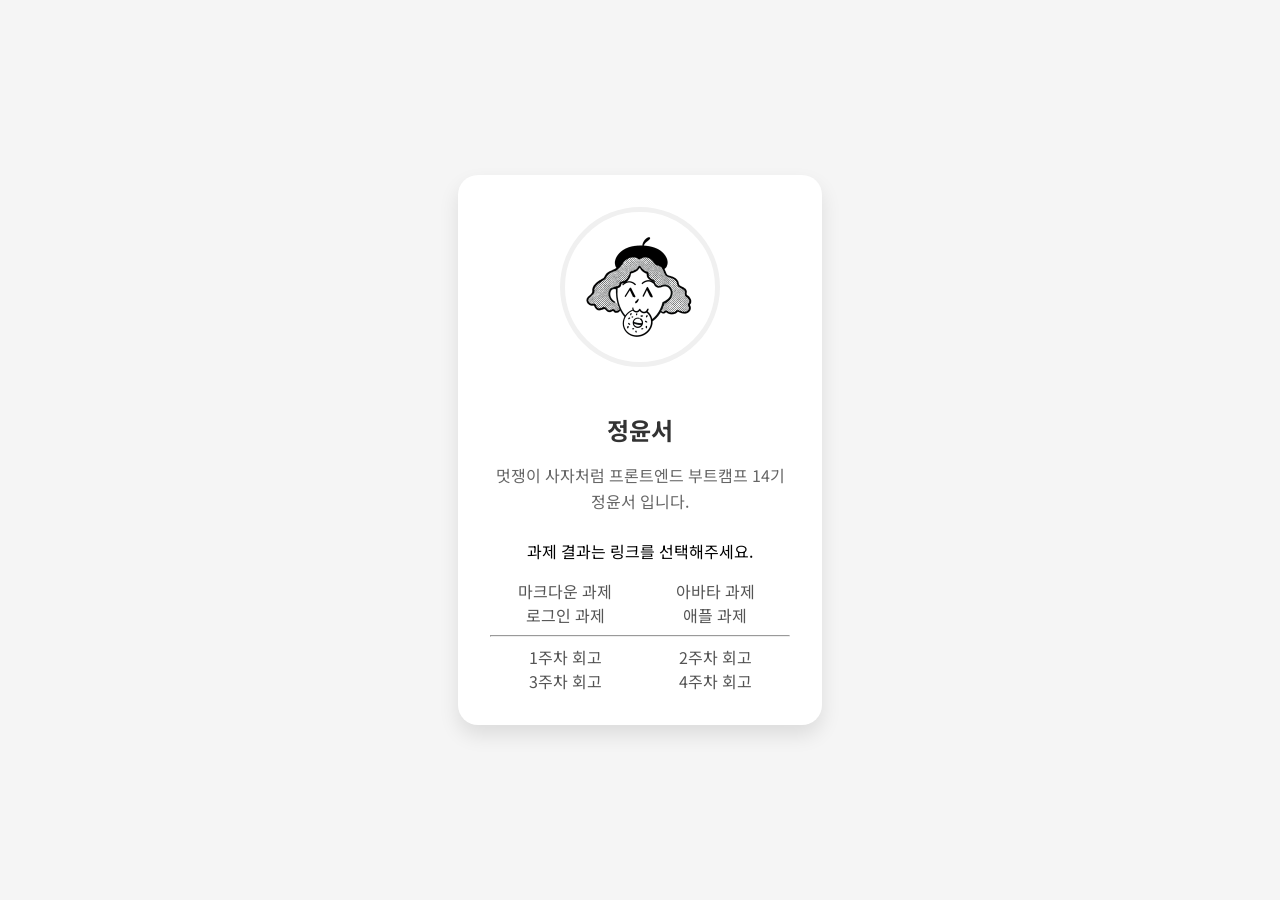
<file: index.html>
<!doctype html>
<html lang="ko">
  <head>
    <meta charset="UTF-8" />
    <meta name="viewport" content="width=device-width, initial-scale=1.0" />
    <title>HTML/CSS 과제</title>
    <style>
      body {
        margin: 0;
        padding: 0;
        font-family: 'Noto Sans KR', sans-serif;
        background-color: #f5f5f5;
        display: flex;
        justify-content: center;
        align-items: center;
        min-height: 100vh;
      }

      .profile-card {
        background: white;
        border-radius: 20px;
        box-shadow: 0 10px 20px rgba(0, 0, 0, 0.1);
        padding: 2rem;
        width: 300px;
        text-align: center;
      }

      .profile-image {
        width: 150px;
        height: 150px;
        border-radius: 50%;
        margin-bottom: 1.5rem;
        object-fit: cover;
        border: 5px solid #f0f0f0;
      }

      .name {
        font-size: 1.5rem;
        font-weight: bold;
        color: #333;
        margin-bottom: 0.5rem;
      }

      .bio {
        color: #666;
        line-height: 1.6;
        margin-bottom: 1.5rem;
      }

      .homework-links {
        display: flex;
        justify-content: center;
        flex-wrap: wrap;
        margin: 0;
        padding: 0;
        list-style: none;
      }

      .homework-links li {
        width: 50%;
      }

      .homework-links a {
        display: block;
        text-align: center;
        color: #555;
        text-decoration: none;
        transition: color 0.3s ease;
      }

      .homework-links a:hover {
        color: #007bff;
      }
    </style>
    <link href="https://fonts.googleapis.com/css2?family=Noto+Sans+KR:wght@400;700&display=swap" rel="stylesheet" />
    <link rel="stylesheet" href="https://cdnjs.cloudflare.com/ajax/libs/font-awesome/5.15.4/css/all.min.css" />
  </head>
  <body>
    <div class="profile-card">
      <!-- 절대 경로로 이미지 삽입하기-->
      <!-- Github에서 절대 경로는 권장되지 않습니다. -->
      <!-- 이유 1 : 저장소의 이름을 homework에서 다른 이름으로 변경할 경우 모든 절대 경로를 수정해야 합니다. -->
      <!-- Github 배포를 위해 절대 경로를 사용할 경우 로컬에서 확인이 불가합니다. (https://localhost:8090으로 접속했을 때 homework을 찾지 못함) -->
      <!-- 이러한 이유로 과제를 작성할 경우 반드시 경로는 상대 경로를 사용해 주세요 -->
      <!-- <img src="/homework/src/assets/ssam.jpg" alt="정윤서 프로필" class="profile-image" /> -->
      <!-- 상대 경로로 이미지 삽입하기 -->
      <img src="./src/assets/yoonseo.png" alt="정윤서 프로필" class="profile-image" />
      <h1 class="name">정윤서</h1>
      <p class="bio">멋쟁이 사자처럼 프론트엔드 부트캠프 14기 정윤서 입니다.</p>
      <p>과제 결과는 링크를 선택해주세요.</p>
      <ul class="homework-links">
        <li><a href="./src/md/markdown.md">마크다운 과제</a></li>
        <li><a href="./src/avatars/avatars.html">아바타 과제</a></li>
        <li><a href="./src/login/login.html">로그인 과제</a></li>
        <li><a href="./src/apple/apple.html">애플 과제</a></li>
      </ul>
      <hr />
      <ul class=" homework-links retrospect">
        <li><a href="/src/md/week1-retrospect.md">1주차 회고</a></li>
        <li><a href="/src/md/week2-retrospect.md">2주차 회고</a></li>
        <li><a href="/src/md/week3-retrospect.md">3주차 회고</a></li>
        <li><a href="/src/md/week4-retrospect.md">4주차 회고</a></li>
      </ul>
    </div>
  </body>
</html>
</file>
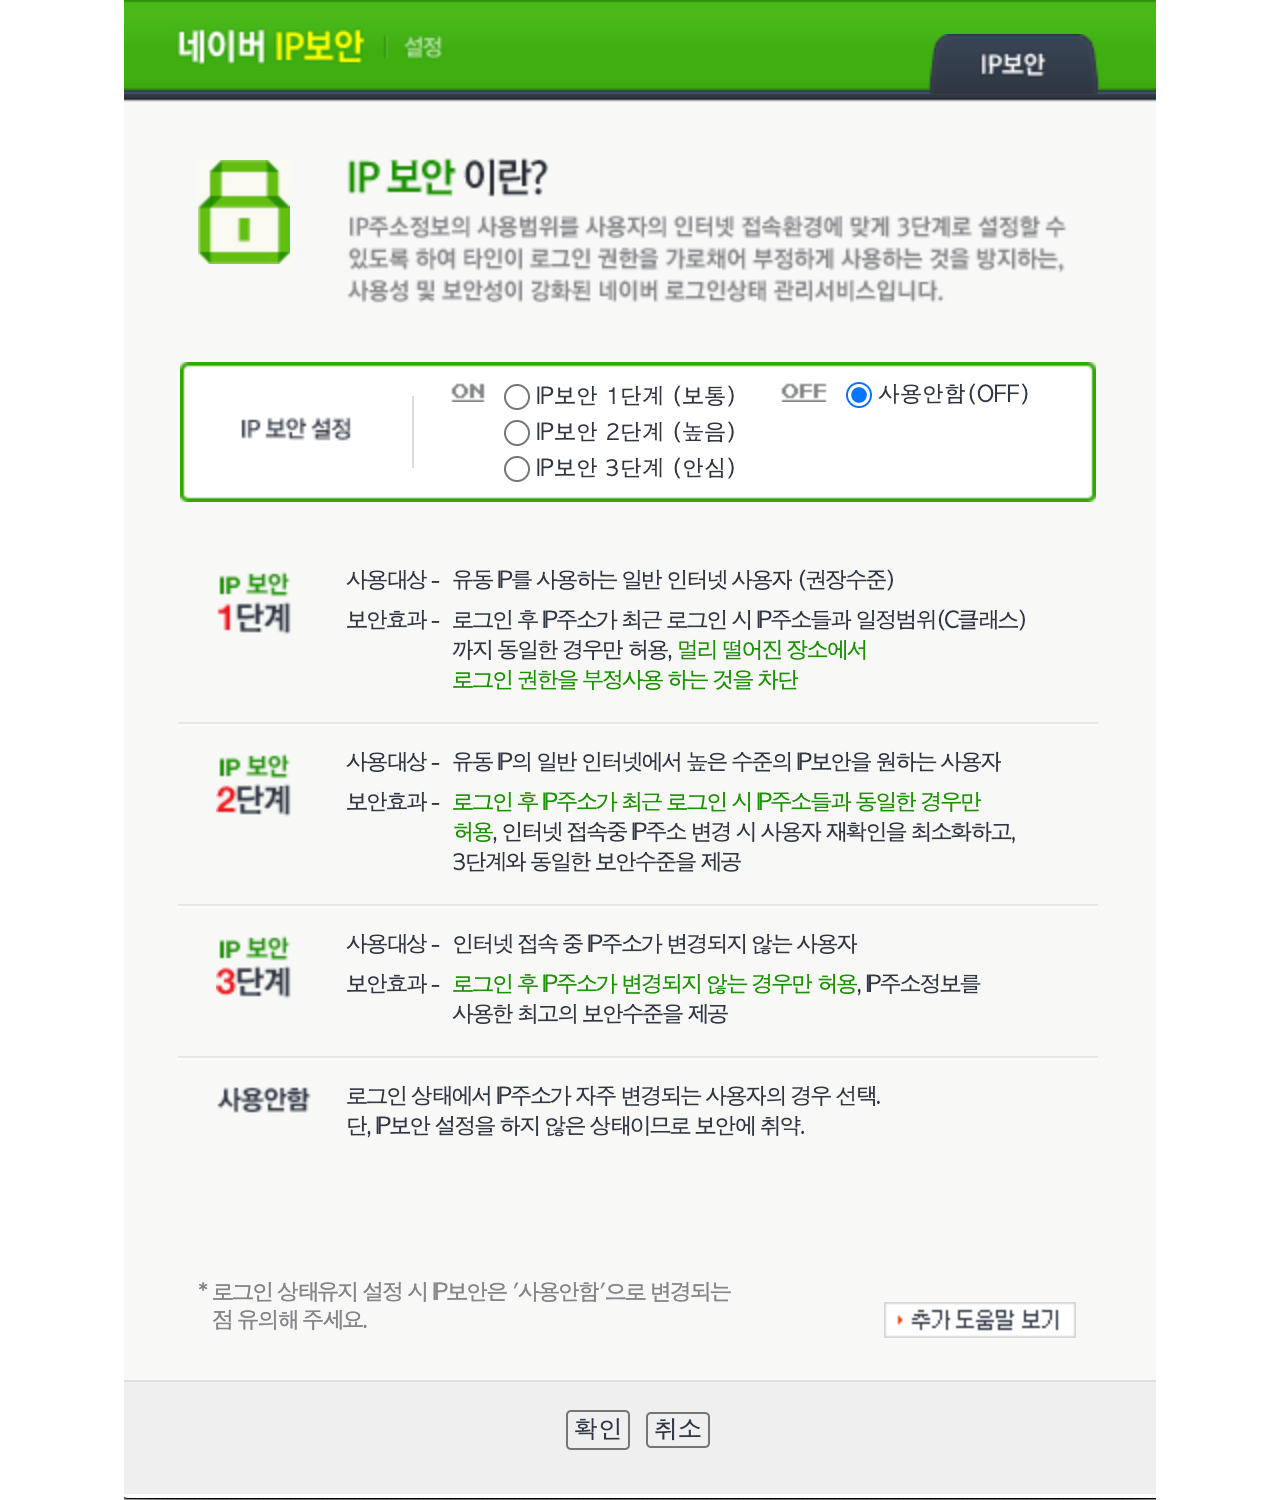
<file: src/login/pages/ip_security.html>
<!doctype html>
<html lang="ko">
  <head>
    <meta charset="UTF-8" />
    <meta name="viewport" content="width=device-width, initial-scale=1.0" />
    <title>네이버 IP 보안 로그인</title>
    <style>
      body {
        margin: 0;
      }

      div {
        display: flex;
        justify-content: center;
      }

      img {
        max-width: 100%;
        height: auto;
        margin: 0 auto;
      }
    </style>
  </head>

  <body>
    <div>
      <img src="./ip-security.png" alt="IP 보안 이란?..." />
    </div>
  </body>
</html>
</file>
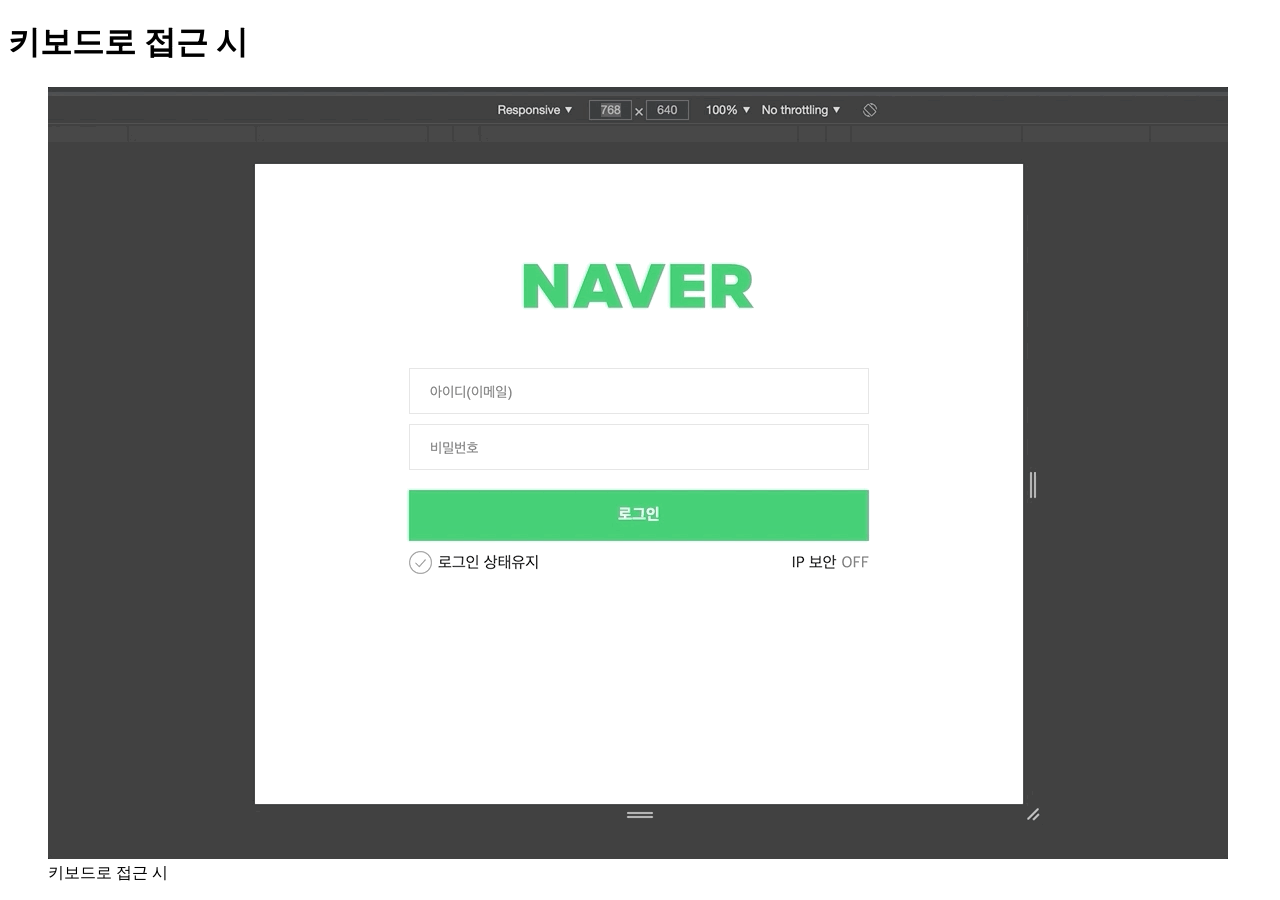
<file: src/login/preview/keyboard.html>
<!doctype html>
<html lang="ko">
  <head>
    <meta charset="UTF-8" />
    <meta name="viewport" content="width=device-width, initial-scale=1.0" />
    <title>키보드로 접근 시</title>
  </head>

  <body>
    <h1>키보드로 접근 시</h1>
    <figure>
      <img src="./images/keyboard.gif" alt="" />
      <figcaption>키보드로 접근 시</figcaption>
    </figure>
  </body>
</html>
</file>
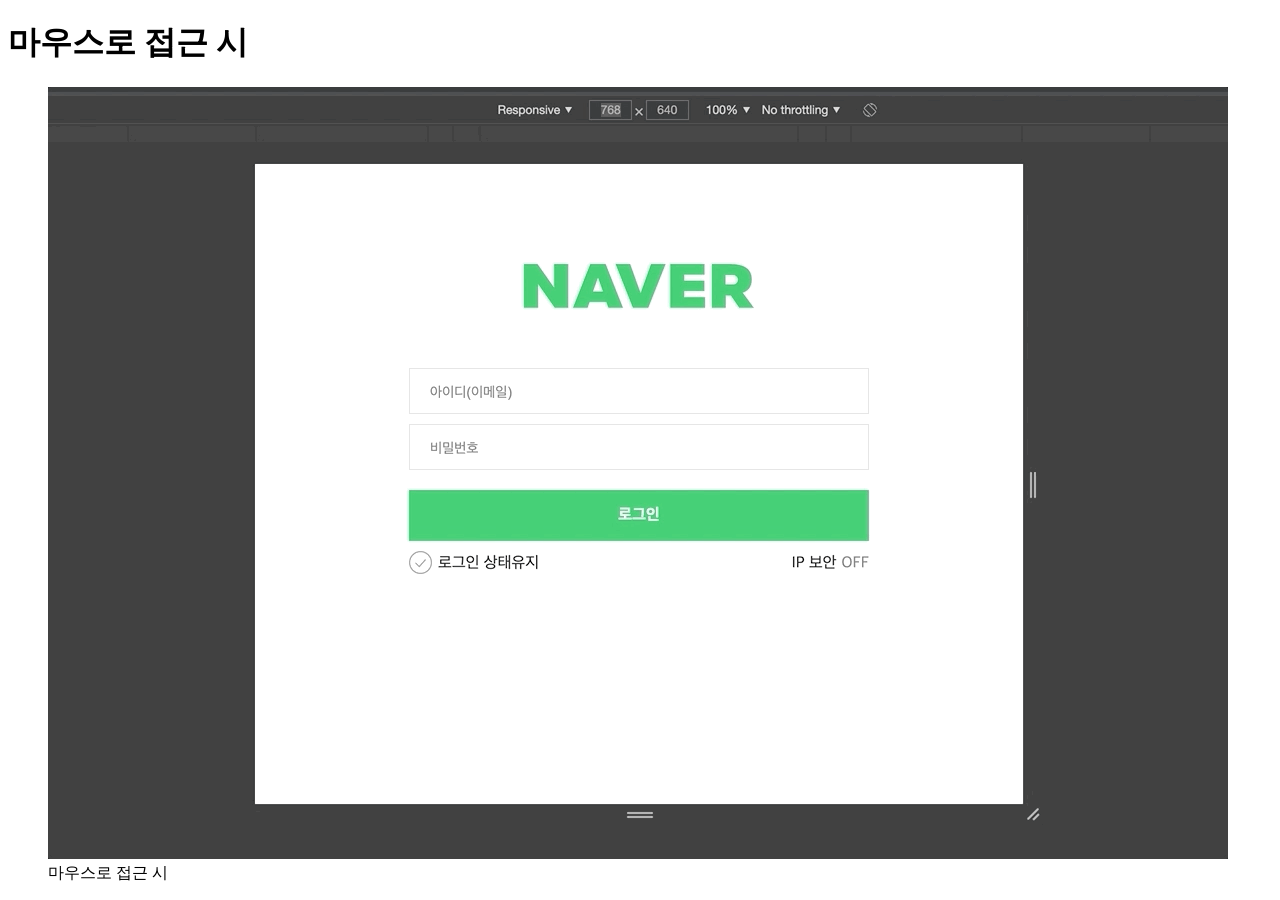
<file: src/login/preview/mouse.html>
<!doctype html>
<html lang="ko">
  <head>
    <meta charset="UTF-8" />
    <meta name="viewport" content="width=device-width, initial-scale=1.0" />
    <title>마우스로 접근 시</title>
  </head>

  <body>
    <h1>마우스로 접근 시</h1>
    <figure>
      <img src="./images/mouse.gif" alt="" />
      <figcaption>마우스로 접근 시</figcaption>
    </figure>
  </body>
</html>
</file>
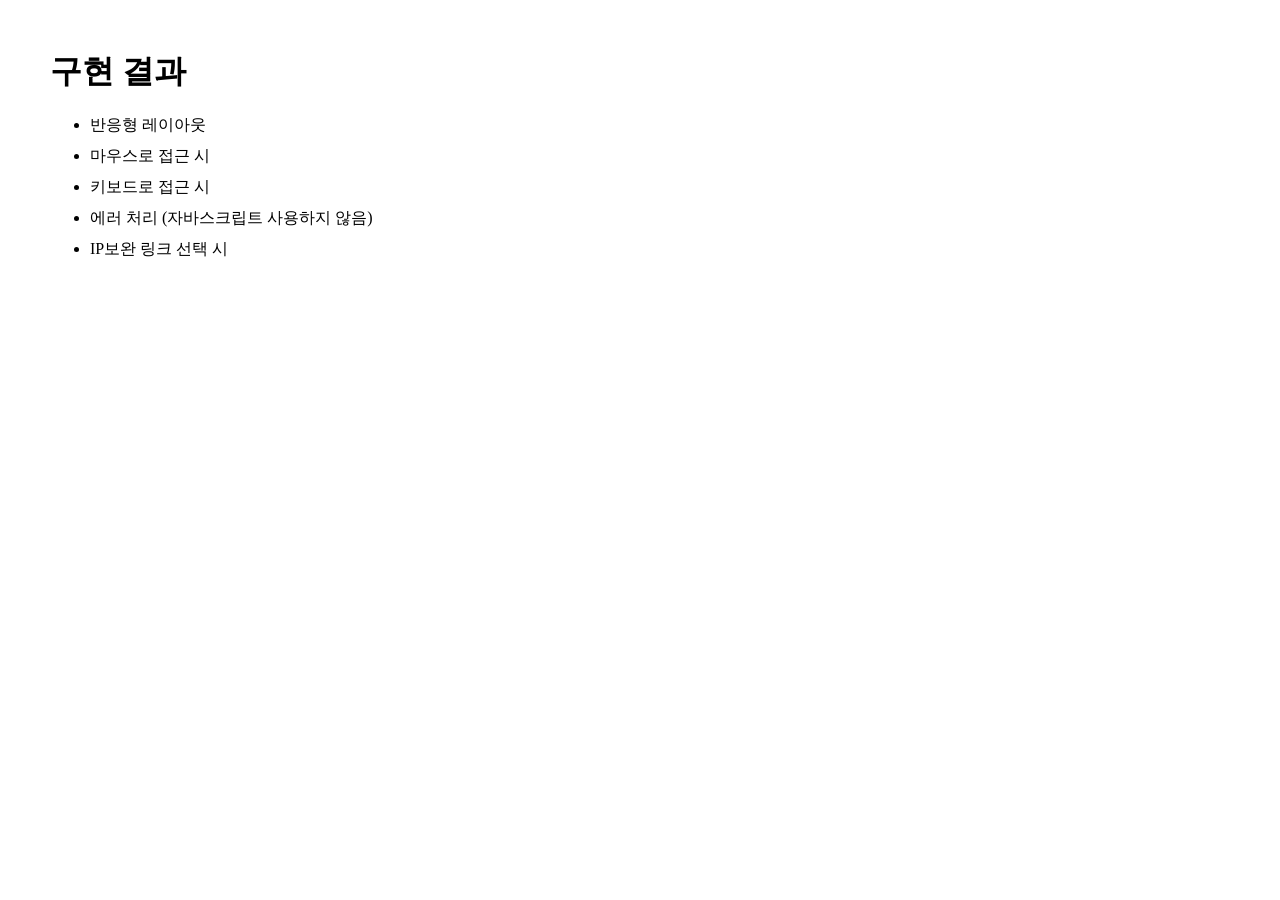
<file: src/login/preview/preview.html>
<!doctype html>
<html lang="ko">
  <head>
    <meta charset="UTF-8" />
    <meta name="viewport" content="width=device-width, initial-scale=1.0" />
    <title>네이버 IP 보안 로그인</title>
    <style>
      body{
        margin: 50px;
      }

      li{
        margin-block: 10px;
      }

      a{
        color: inherit;
        text-decoration: none;
      }
    </style>
  </head>

  <body>
    <h1>구현 결과</h1>
    <ul>
      <li><a href="./rwd.html">반응형 레이아웃</a></li>
      <li><a href="./mouse.html">마우스로 접근 시</a></li>
      <li><a href="./keyboard.html">키보드로 접근 시</a></li>
      <li><a href="./error.html">에러 처리 (자바스크립트 사용하지 않음)</a></li>
      <li><a href="./link.html">IP보완 링크 선택 시</a></li>
    </ul>
  </body>
</html>
</file>
